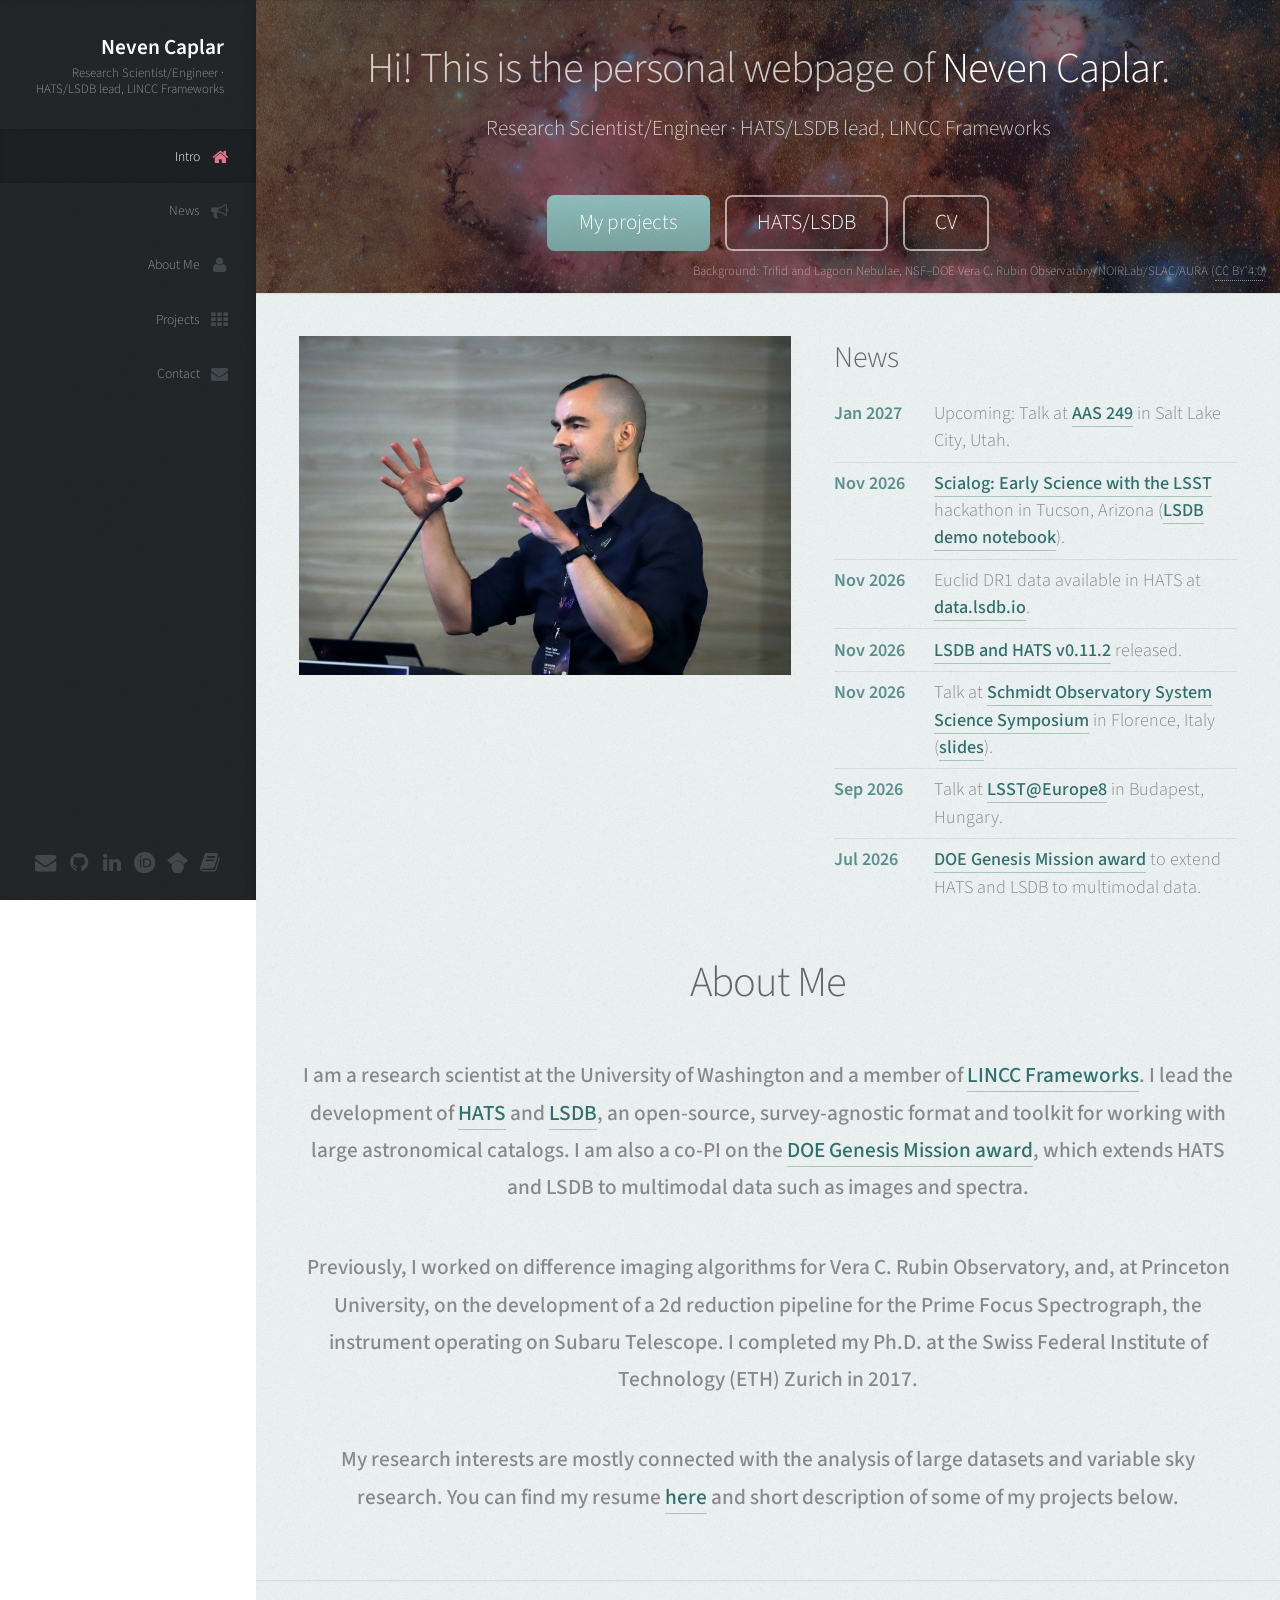
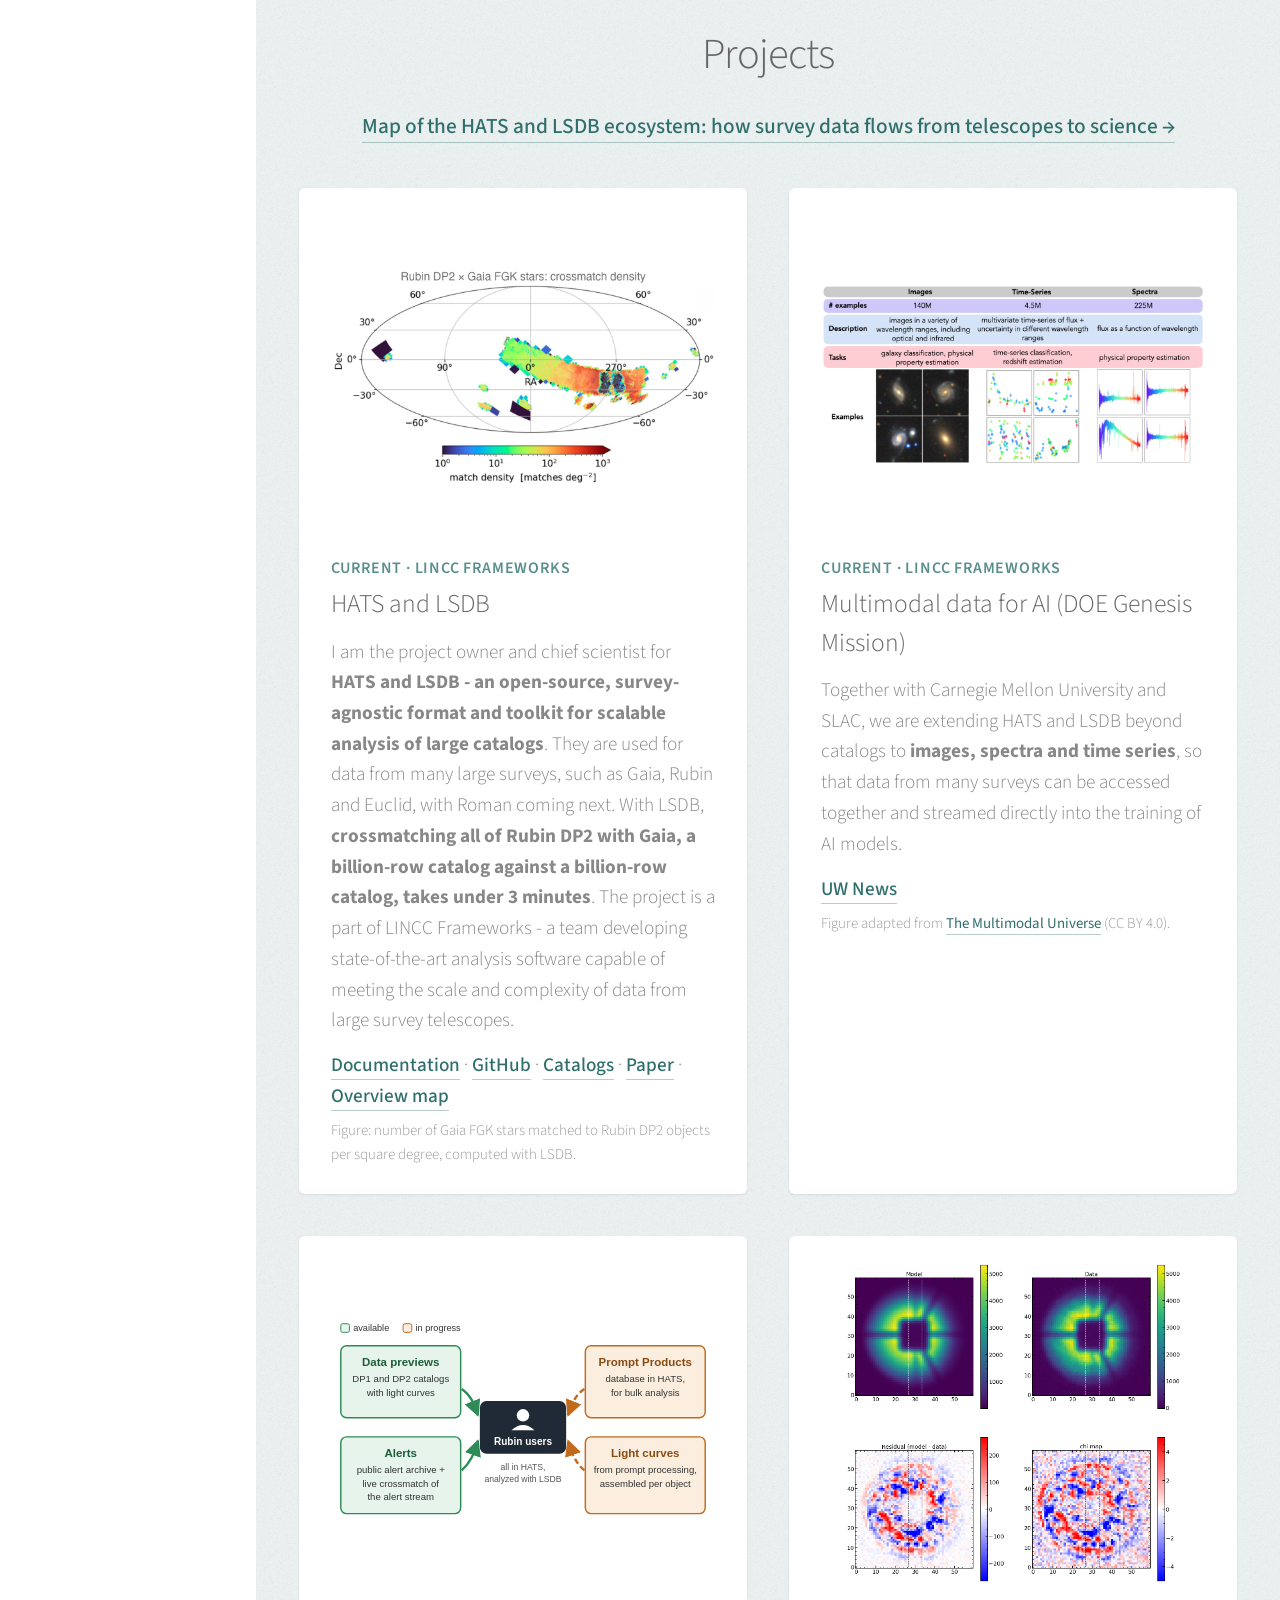
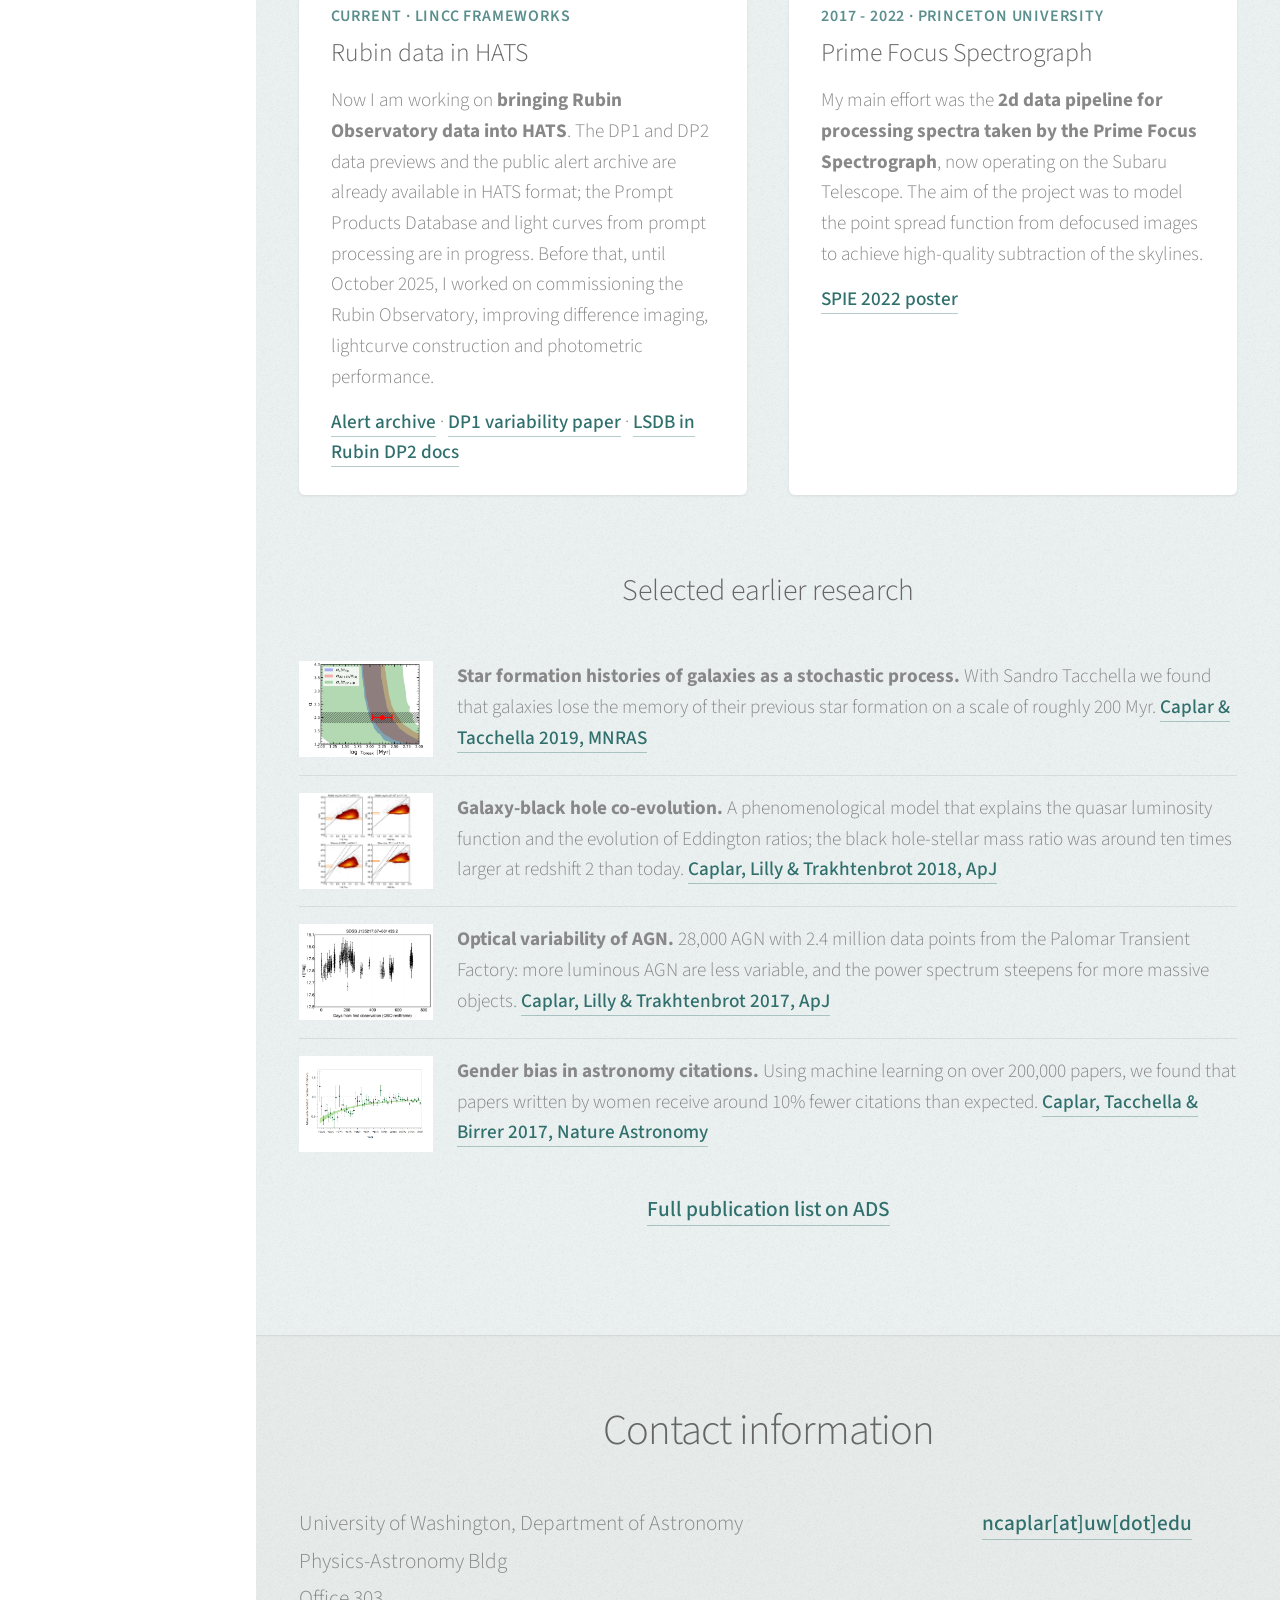
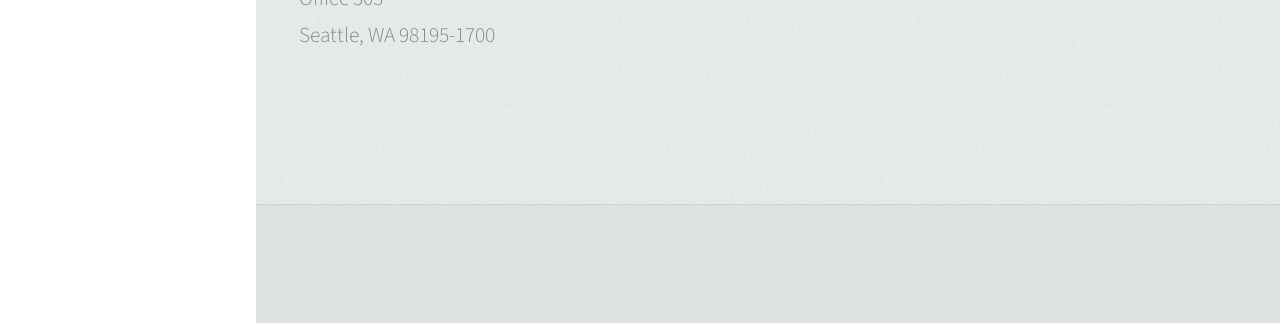
<file: index.html>
<!DOCTYPE HTML>
<!--
	Neven Caplar homepage
-->
<html lang="en">
	<head>
		<title>Neven Caplar – HATS/LSDB lead, LINCC Frameworks</title>
		<meta charset="utf-8" />
		<meta name="viewport" content="width=device-width, initial-scale=1" />
		<link rel="canonical" href="https://ncaplar.com/" />
		<link rel="icon" href="/favicon.ico" sizes="any" />
		<link rel="icon" type="image/png" sizes="192x192" href="/favicon-192.png" />
		<link rel="apple-touch-icon" sizes="180x180" href="/apple-touch-icon.png" />
		<meta name="description" content="Neven Caplar - Research Scientist/Engineer, HATS/LSDB lead, LINCC Frameworks. Analysis of large astronomical datasets and variable sky research." />
		<meta property="og:type" content="website" />
		<meta property="og:url" content="https://ncaplar.com/" />
		<meta property="og:title" content="Neven Caplar – HATS/LSDB lead, LINCC Frameworks" />
		<meta property="og:description" content="Research Scientist/Engineer, HATS/LSDB lead, LINCC Frameworks. Analysis of large astronomical datasets and variable sky research." />
		<meta property="og:image" content="https://ncaplar.com/images/IMG_6533_crop.jpg" />
		<meta property="og:image:alt" content="Neven Caplar giving a talk" />
		<meta name="twitter:card" content="summary_large_image" />
		<!--[if lte IE 8]><script src="assets/js/ie/html5shiv.js"></script><![endif]-->
		<link rel="stylesheet" href="assets/css/main.css?v=20261027b" />
		<!--[if lte IE 8]><link rel="stylesheet" href="assets/css/ie8.css" /><![endif]-->
		<!--[if lte IE 9]><link rel="stylesheet" href="assets/css/ie9.css" /><![endif]-->
		<script type="application/ld+json">
		{
			"@context": "https://schema.org",
			"@type": "Person",
			"name": "Neven Caplar",
			"url": "https://ncaplar.com/",
			"image": "https://ncaplar.com/images/IMG_6533_crop.jpg",
			"jobTitle": "Research Scientist/Engineer",
			"worksFor": {"@type": "Organization", "name": "University of Washington"},
			"alumniOf": ["ETH Zurich", "University of Zagreb"],
			"knowsAbout": ["large-scale data systems", "distributed computing", "Parquet and columnar data formats", "data pipelines for AI/ML", "Python", "Dask", "HATS", "LSDB", "astronomical catalogs", "time-domain astronomy"],
			"sameAs": [
				"https://orcid.org/0000-0003-3287-5250",
				"https://scholar.google.com/citations?user=KrPhRDoAAAAJ",
				"https://github.com/nevencaplar",
				"https://www.linkedin.com/in/neven-caplar-92714814/",
				"https://astro.washington.edu/people/neven-caplar",
				"https://lsstdiscoveryalliance.org/lsst-discovery-alliance-programs/lincc-frameworks/lincc-frameworks-team/neven-caplar/",
				"https://bsky.app/profile/nevencaplar.bsky.social"
			]
		}
		</script>
	</head>
	<body>

		<!-- Header -->
			<div id="header">

				<div class="top">

					<!-- Logo -->
						<div id="logo">
							<h1 id="title">Neven Caplar</h1>
							<p>Research Scientist/Engineer &middot; HATS/LSDB lead, LINCC Frameworks</p>
						</div>

					<!-- Nav -->
						<nav id="nav">
							<ul>
								<li><a href="#top" id="top-link" class="skel-layers-ignoreHref"><span class="icon fa-home">Intro</span></a></li>
								<li><a href="#news" id="news-link" class="skel-layers-ignoreHref"><span class="icon fa-bullhorn">News</span></a></li>
								<li><a href="#about" id="about-link" class="skel-layers-ignoreHref"><span class="icon fa-user">About Me</span></a></li>
								<li><a href="#work" id="portfolio-link" class="skel-layers-ignoreHref"><span class="icon fa-th">Projects</span></a></li>
								<li><a href="#contact" id="contact-link" class="skel-layers-ignoreHref"><span class="icon fa-envelope">Contact</span></a></li>
							</ul>
						</nav>

				</div>

				<div class="bottom">

					<!-- Social Icons -->
						<ul class="icons">
							<li><a href="mailto:ncaplar@uw.edu" class="icon fa-envelope"><span class="label">Email</span></a></li>
							<li><a href="https://github.com/nevencaplar" rel="me" class="icon fa-github"><span class="label">Github</span></a></li>
							<li>
								<a href="https://www.linkedin.com/in/neven-caplar-92714814/" rel="me" class="icon fa-linkedin">
								  <span class="label">LinkedIn</span>
								</a>
							  </li>
							<li><a href="https://orcid.org/0000-0003-3287-5250" rel="me" class="icon"><svg viewBox="0 0 24 24" aria-hidden="true"><path d="M12 0C5.372 0 0 5.372 0 12s5.372 12 12 12 12-5.372 12-12S18.628 0 12 0zM7.369 4.378c.525 0 .947.431.947.947s-.422.947-.947.947a.95.95 0 0 1-.947-.947c0-.525.422-.947.947-.947zm-.722 3.038h1.444v10.041H6.647V7.416zm3.562 0h3.9c3.712 0 5.344 2.653 5.344 5.025 0 2.578-2.016 5.025-5.325 5.025h-3.919V7.416zm1.444 1.303v7.444h2.297c3.272 0 4.022-2.484 4.022-3.722 0-2.016-1.284-3.722-4.097-3.722h-2.222z"/></svg><span class="label">ORCID</span></a></li>
							<li><a href="https://scholar.google.com/citations?user=KrPhRDoAAAAJ" rel="me" class="icon"><svg viewBox="0 0 24 24" aria-hidden="true"><path d="M5.242 13.769L0 9.5 12 0l12 9.5-5.242 4.269C17.548 11.249 14.978 9.5 12 9.5c-2.977 0-5.548 1.748-6.758 4.269zM12 10a7 7 0 1 0 0 14 7 7 0 0 0 0-14z"/></svg><span class="label">Google Scholar</span></a></li>
							<li><a href="https://ui.adsabs.harvard.edu/public-libraries/zkTsc4RdQzCerRknc0V7Nw" rel="me" class="icon fa-book" title="NASA ADS publications"><span class="label">NASA ADS</span></a></li>


						</ul>

				</div>

			</div>

		<!-- Main -->
			<div id="main">

				<!-- Intro -->
					<section id="top" class="one dark cover">
						<div class="container">
							<header>
								<h2 class="alt">Hi! This is the personal webpage of <strong>Neven Caplar</strong>.</h2>
								<p>Research Scientist/Engineer &middot; HATS/LSDB lead, LINCC Frameworks</p>
							</header>

							<footer>
								<a href="#work" class="button scrolly">My projects</a>
								<a href="https://lsdb.io" class="button alt">HATS/LSDB</a>
								<a href="https://github.com/nevencaplar/CV/blob/master/Caplar_Neven_Resume.pdf" class="button alt">CV</a>
							</footer>

						</div>
						<p class="credit">Background: Trifid and Lagoon Nebulae, NSF&ndash;DOE Vera C. Rubin Observatory/NOIRLab/SLAC/AURA (<a href="https://creativecommons.org/licenses/by/4.0/">CC BY 4.0</a>)</p>
					</section>

				<!-- About Me -->
					<section id="about" class="three">
						<div class="container">

							<div class="about-top">

								<div class="about-photo">
									<a href="images/IMG_6533.jpg" ><img src="images/IMG_6533_crop.jpg" alt="Neven Caplar giving a talk" title="" width="800" height="551" /></a>
								</div>

								<div id="news" class="about-news">
									<h3>News</h3>
									<ul class="news">
										<li><span class="date">Jan 2027</span> <span>Upcoming: Talk at <a href="https://aas.org/meetings/aas249">AAS 249</a> in Salt Lake City, Utah.</span></li>
										<li><span class="date">Nov 2026</span> <span><a href="https://rescorp.org/scialog/early-science-with-the-lsst/">Scialog: Early Science with the LSST</a> hackathon in Tucson, Arizona (<a href="https://github.com/lincc-frameworks/Scialog2026-hackathon-lsdb">LSDB demo notebook</a>).</span></li>
										<li><span class="date">Nov 2026</span> <span>Euclid DR1 data available in HATS at <a href="https://data.lsdb.io/Euclid/Euclid_DR1/MER/Catalogue_(Wide_Survey)">data.lsdb.io</a>.</span></li>
										<li><span class="date">Nov 2026</span> <span><a href="https://github.com/astronomy-commons/lsdb/releases">LSDB and HATS v0.11.2</a> released.</span></li>
										<li><span class="date">Nov 2026</span> <span>Talk at <a href="https://symposium.schmidtobservatorysystem.org">Schmidt Observatory System Science Symposium</a> in Florence, Italy (<a href="https://docs.google.com/presentation/d/1FHbMe8E7iRxo8NkT5-S1q5gfnYqNaZt056po5r-64ic/edit?usp=sharing">slides</a>).</span></li>
										<li><span class="date">Sep 2026</span> <span>Talk at <a href="https://lsst-europe8.hu/">LSST@Europe8</a> in Budapest, Hungary.</span></li>
										<li><span class="date">Jul 2026</span> <span><a href="https://www.washington.edu/news/2026/07/22/ai-cosmology-genesis-mission/">DOE Genesis Mission award</a> to extend HATS and LSDB to multimodal data.</span></li>
									</ul>
								</div>

							</div>

							<header>
								<h2>About Me</h2>
							</header>

		<p>
			<span style="font-weight:500">
			  I am a research scientist at the University of Washington and a member of
			  <a href="https://lsstdiscoveryalliance.org/lsst-discovery-alliance-programs/lincc-frameworks/" target="_blank" rel="noopener">LINCC Frameworks</a>.
			  I lead the development of
			  <a href="https://github.com/astronomy-commons/hats" target="_blank" rel="noopener">HATS</a> and
			  <a href="https://github.com/astronomy-commons/lsdb" target="_blank" rel="noopener">LSDB</a>,
			  an open-source, survey-agnostic format and toolkit for working with large astronomical catalogs.
			  I am also a co-PI on the
			  <a href="https://www.washington.edu/news/2026/07/22/ai-cosmology-genesis-mission/" target="_blank" rel="noopener">DOE Genesis Mission award</a>,
			  which extends HATS and LSDB to multimodal data such as images and spectra.
			</span>
		  </p>
							<p> <span style="font-weight:500"> Previously, I worked on difference imaging algorithms for Vera C. Rubin Observatory, and, at Princeton University, on the development of a 2d reduction pipeline for the Prime Focus Spectrograph,
								  the instrument operating on Subaru Telescope. I completed my Ph.D. at the Swiss Federal Institute of Technology (ETH) Zurich in 2017.</span></p>
							<p> <span style="font-weight:500"> My research interests are mostly connected with the analysis of large datasets and variable sky research. You can find my resume <a href="https://github.com/nevencaplar/CV/blob/master/Caplar_Neven_Resume.pdf">  here</a>  and short description of some of my projects below.</span></p>

						</div>
					</section>
					
				<!-- Work -->

					<section id="work" class="three">

						<div class="container">

							<header>
								<h2>Projects</h2>
							</header>

							<p class="overview-link"><a href="#overview">Map of the HATS and LSDB ecosystem: how survey data flows from telescopes to science &rarr;</a></p>


							<div class="cards">

								<div class="card">
									<a href="images/rubin_dp2_gaia_xmatch.png" class="card-image"><img src="images/rubin_dp2_gaia_xmatch.png" loading="lazy" width="1200" height="692" alt="Sky map of matches between Rubin DP2 and Gaia" title="Crossmatch of Rubin Data Preview 2 with Gaia, computed with LSDB" /></a>
									<p class="card-tag">Current &middot; LINCC Frameworks</p>
									<h3>HATS and LSDB</h3>
									<p>
										I am the project owner and chief scientist for <span style="font-weight:bold">HATS and LSDB - an open-source, survey-agnostic format and toolkit for scalable analysis of large catalogs</span>.
										They are used for data from many large surveys, such as Gaia, Rubin and Euclid, with Roman coming next.
										With LSDB, <span style="font-weight:bold">crossmatching all of Rubin DP2 with Gaia, a billion-row catalog against a billion-row catalog, takes under 3 minutes</span>.
										The project is a part of LINCC Frameworks - a team developing state-of-the-art analysis software capable of meeting the scale and complexity of data from large survey telescopes.
									</p>
									<p class="card-links">
										<a href="https://lsdb.io">Documentation</a> &middot;
										<a href="https://github.com/astronomy-commons/lsdb">GitHub</a> &middot;
										<a href="https://data.lsdb.io">Catalogs</a> &middot;
										<a href="https://ui.adsabs.harvard.edu/abs/2025arXiv250102103C">Paper</a> &middot;
										<a href="#overview">Overview map</a>
									</p>
									<p class="card-credit">Figure: number of Gaia FGK stars matched to Rubin DP2 objects per square degree, computed with LSDB.</p>
								</div>

								<div class="card">
									<a href="images/multimodal_universe.png" class="card-image"><img src="images/multimodal_universe.png" loading="lazy" width="1200" height="563" alt="Examples of astronomical images, time series and spectra" title="Images, time series and spectra in the Multimodal Universe dataset" /></a>
									<p class="card-tag">Current &middot; LINCC Frameworks</p>
									<h3>Multimodal data for AI (DOE Genesis Mission)</h3>
									<p>
										Together with Carnegie Mellon University and SLAC, we are extending HATS and LSDB beyond catalogs to
										<span style="font-weight:bold">images, spectra and time series</span>, so that data from many surveys can be accessed together and streamed directly into the training of AI models.
									</p>
									<p class="card-links">
										<a href="https://www.washington.edu/news/2026/07/22/ai-cosmology-genesis-mission/">UW News</a>
									</p>
									<p class="card-credit">Figure adapted from <a href="https://arxiv.org/abs/2412.02527">The Multimodal Universe</a> (CC BY 4.0).</p>
								</div>

								<div class="card">
									<a href="images/rubin_hats_diagram.svg" class="card-image"><img src="images/rubin_hats_diagram.svg" loading="lazy" width="800" height="440" alt="Diagram of Rubin data products available in HATS and in progress" /></a>
									<p class="card-tag">Current &middot; LINCC Frameworks</p>
									<h3>Rubin data in HATS</h3>
									<p>
										Now I am working on <span style="font-weight:bold">bringing Rubin Observatory data into HATS</span>.
										The DP1 and DP2 data previews and the public alert archive are already available in HATS format; the Prompt Products Database and light curves from prompt processing are in progress.
										Before that, until October 2025, I worked on commissioning the Rubin Observatory, improving difference imaging, lightcurve construction and photometric performance.
									</p>
									<p class="card-links">
										<a href="https://data.lsdb.io/hats/rubin_alert_archive">Alert archive</a> &middot;
										<a href="https://ui.adsabs.harvard.edu/abs/2025arXiv250623955M">DP1 variability paper</a> &middot;
										<a href="https://dp2.lsst.io/tutorials/notebook/102/notebook-102-6.html">LSDB in Rubin DP2 docs</a>
									</p>
								</div>

								<div class="card">
									<a href="images/web3.png" class="card-image"><img src="images/web3.png" loading="lazy" width="1159" height="1101" alt="Model, data and residuals from fitting defocused PFS images" title="Example of the result of the fitting of the defocused images. In top left we can see the model, and the data shown are shown the top right panel. In bottom left panel we see the residual, and in the bottom right panel we see the residuals normalized by sqrt(variance), i.e., the chi-map. Dashed line indicate the size of the fiber trace when image is in the focus." /></a>
									<p class="card-tag">2017 - 2022 &middot; Princeton University</p>
									<h3>Prime Focus Spectrograph</h3>
									<p>
										My main effort was the <span style="font-weight:bold">2d data pipeline for processing spectra taken by the Prime Focus Spectrograph</span>, now operating on the Subaru Telescope.
										The aim of the project was to model the point spread function from defocused images to achieve high-quality subtraction of the skylines.
									</p>
									<p class="card-links">
										<a href="images/2DPipeline_PSF_2022_Neven_Caplar_Montreal.pdf">SPIE 2022 poster</a>
									</p>
								</div>

							</div>

							<h3 class="research-heading">Selected earlier research</h3>

							<ul class="research">
								<li>
									<a href="images/comparison_observations.png"><img src="images/comparison_observations.png" loading="lazy" width="1694" height="1366" alt="Width of the galaxy main sequence measured with different star-formation indicators" /></a>
									<div>
										<span style="font-weight:bold">Star formation histories of galaxies as a stochastic process.</span>
										With Sandro Tacchella we found that galaxies lose the memory of their previous star formation on a scale of roughly 200 Myr.
										<a href="https://ui.adsabs.harvard.edu/abs/2019MNRAS.487.3845C/abstract">Caplar &amp; Tacchella 2019, MNRAS</a>
									</div>
								</li>
								<li>
									<a href="images/web1.png"><img src="images/web1.png" loading="lazy" width="850" height="847" alt="Mass-luminosity plane for AGN from the Sloan Digital Sky Survey" /></a>
									<div>
										<span style="font-weight:bold">Galaxy-black hole co-evolution.</span>
										A phenomenological model that explains the quasar luminosity function and the evolution of Eddington ratios; the black hole-stellar mass ratio was around ten times larger at redshift 2 than today.
										<a href="https://ui.adsabs.harvard.edu/abs/2018arXiv181004170C">Caplar, Lilly &amp; Trakhtenbrot 2018, ApJ</a>
									</div>
								</li>
								<li>
									<a href="images/web2.png"><img src="images/web2.png" loading="lazy" width="936" height="643" alt="Light curve of an AGN from the Palomar Transient Factory" /></a>
									<div>
										<span style="font-weight:bold">Optical variability of AGN.</span>
										28,000 AGN with 2.4 million data points from the Palomar Transient Factory: more luminous AGN are less variable, and the power spectrum steepens for more massive objects.
										<a href="https://ui.adsabs.harvard.edu/abs/2017ApJ...834..111C">Caplar, Lilly &amp; Trakhtenbrot 2017, ApJ</a>
									</div>
								</li>
								<li>
									<a href="images/web5.png"><img src="images/web5.png" loading="lazy" width="1038" height="567" alt="Citations of papers by women relative to predicted citations" /></a>
									<div>
										<span style="font-weight:bold">Gender bias in astronomy citations.</span>
										Using machine learning on over 200,000 papers, we found that papers written by women receive around 10% fewer citations than expected.
										<a href="https://www.nature.com/articles/s41550-017-0141">Caplar, Tacchella &amp; Birrer 2017, Nature Astronomy</a>
									</div>
								</li>
							</ul>

							<p class="research-more"><a href="https://ui.adsabs.harvard.edu/public-libraries/zkTsc4RdQzCerRknc0V7Nw">Full publication list on ADS</a></p>

						</div>
					</section>

				<!-- Contact -->

				<section id="contact" class="four">

						<div class="container">

							<header>
								<h2>Contact information</h2>
							</header>



						<table class="vertalign" style="width:100%">

						  <tr>

						    <td align="center"><p align="left">University of Washington, Department of Astronomy <br>

												Physics-Astronomy Bldg <br>

												Office 303<br>

												Seattle, WA 98195-1700</p></td>



						    <td align="center" valign="middle"><a href="mailto:ncaplar@uw.edu"> ncaplar[at]uw[dot]edu</a></td> 

						  </tr>

						</table>



					</div>

					</section>


			</div>

		<!-- Overview map panel -->
			<div id="overview" class="overlay">
				<div class="overlay-panel">
					<a href="#work" class="overlay-close" aria-label="Close">&times;</a>
					<h3>HATS and LSDB, from surveys to science</h3>
					<img src="images/hats_subway_map.png" loading="lazy" width="1800" height="926" alt="Map of how HATS and LSDB connect survey data sources, access points and science applications" />
					<p>Data sources on the left are imported into HATS; LSDB and data.lsdb.io provide access in the middle; science applications are on the right.</p>
				</div>
			</div>

		<!-- Footer -->
			<div id="footer">


			</div>

		<!-- Scripts -->
			<script src="assets/js/jquery.min.js"></script>
			<script src="assets/js/jquery.scrolly.min.js"></script>
			<script src="assets/js/jquery.scrollzer.min.js"></script>
			<script src="assets/js/skel.min.js"></script>
			<script src="assets/js/util.js"></script>
			<!--[if lte IE 8]><script src="assets/js/ie/respond.min.js"></script><![endif]-->
			<script src="assets/js/main.js"></script>
			<script data-goatcounter="https://ncaplar.goatcounter.com/count" async src="https://gc.zgo.at/count.js"></script>

	</body>
</html>
</file>
<file: assets/css/ie8.css>
/*
	Prologue by HTML5 UP
	html5up.net | @ajlkn
	Free for personal and commercial use under the CCA 3.0 license (html5up.net/license)
*/

/* Section/Article */

	section > .last-child, section.last-child, article > .last-child, article.last-child {
		margin-bottom: 0;
	}

/* Form */

	form input[type="text"],
	form input[type="email"],
	form input[type="password"],
	form select,
	form textarea {
		-ms-behavior: url("assets/js/ie/PIE.htc");
	}

/* Button */

	input[type="button"],
	input[type="submit"],
	input[type="reset"],
	button,
	.button {
		-ms-behavior: url("assets/js/ie/PIE.htc");
	}

/* Header */

	#nav ul li a {
		color: #888;
	}

		#nav ul li a.active {
			background: #1C2022;
		}

	#headerToggle .toggle {
		background-color: #888;
	}

/* Main */

	#main > section.cover {
		background-position: auto;
		-ms-behavior: url("assets/js/ie/backgroundsize.min.htc");
	}
</file>
<file: assets/css/ie9.css>
/*
	Prologue by HTML5 UP
	html5up.net | @ajlkn
	Free for personal and commercial use under the CCA 3.0 license (html5up.net/license)
*/

/* Button */

	input[type="button"],
	input[type="submit"],
	input[type="reset"],
	button,
	.button {
		background-image: url("images/ie/grad0-15.svg");
	}
</file>
<file: assets/css/main.css>
@import url("font-awesome.min.css");
@import url("https://fonts.googleapis.com/css?family=Source+Sans+Pro:300,300italic,400,600");

/*
	Prologue by HTML5 UP
	html5up.net | @ajlkn
	Free for personal and commercial use under the CCA 3.0 license (html5up.net/license)
*/

/* Reset */

	html, body, div, span, applet, object, iframe, h1, h2, h3, h4, h5, h6, p, blockquote, pre, a, abbr, acronym, address, big, cite, code, del, dfn, em, img, ins, kbd, q, s, samp, small, strike, strong, sub, sup, tt, var, b, u, i, center, dl, dt, dd, ol, ul, li, fieldset, form, label, legend, table, caption, tbody, tfoot, thead, tr, th, td, article, aside, canvas, details, embed, figure, figcaption, footer, header, hgroup, menu, nav, output, ruby, section, summary, time, mark, audio, video {
		margin: 0;
		padding: 0;
		border: 0;
		font-size: 100%;
		font: inherit;
		vertical-align: baseline;
	}

	article, aside, details, figcaption, figure, footer, header, hgroup, menu, nav, section {
		display: block;
	}

	body {
		line-height: 1;
	}

	ol, ul {
		list-style: none;
	}

	blockquote, q {
		quotes: none;
	}

	blockquote:before, blockquote:after, q:before, q:after {
		content: '';
		content: none;
	}

	table {
		border-collapse: collapse;
		border-spacing: 0;
	}

	body {
		-webkit-text-size-adjust: none;
	}

/* Box Model */

	*, *:before, *:after {
		-moz-box-sizing: border-box;
		-webkit-box-sizing: border-box;
		box-sizing: border-box;
	}

/* Containers */

	.container {
		margin-left: auto;
		margin-right: auto;
	}

	.container.\31 25\25 {
		width: 100%;
		max-width: 1750px;
		min-width: 1400px;
	}

	.container.\37 5\25 {
		width: 1050px;
	}

	.container.\35 0\25 {
		width: 700px;
	}

	.container.\32 5\25 {
		width: 350px;
	}

	.container {
		width: 1400px;
	}

	@media screen and (min-width: 961px) and (max-width: 1880px) {

		.container.\31 25\25 {
			width: 100%;
			max-width: 1500px;
			min-width: 1200px;
		}

		.container.\37 5\25 {
			width: 900px;
		}

		.container.\35 0\25 {
			width: 600px;
		}

		.container.\32 5\25 {
			width: 300px;
		}

		.container {
			width: 1200px;
		}

	}

	@media screen and (min-width: 961px) and (max-width: 1620px) {

		.container.\31 25\25 {
			width: 100%;
			max-width: 1200px;
			min-width: 960px;
		}

		.container.\37 5\25 {
			width: 720px;
		}

		.container.\35 0\25 {
			width: 480px;
		}

		.container.\32 5\25 {
			width: 240px;
		}

		.container {
			width: 960px;
		}

	}

	@media screen and (min-width: 961px) and (max-width: 1320px) {

		.container.\31 25\25 {
			width: 100%;
			max-width: 125%;
			min-width: 100%;
		}

		.container.\37 5\25 {
			width: 75%;
		}

		.container.\35 0\25 {
			width: 50%;
		}

		.container.\32 5\25 {
			width: 25%;
		}

		.container {
			width: 100%;
		}

	}

	@media screen and (max-width: 960px) {

		.container.\31 25\25 {
			width: 100%;
			max-width: 125%;
			min-width: 100%;
		}

		.container.\37 5\25 {
			width: 75%;
		}

		.container.\35 0\25 {
			width: 50%;
		}

		.container.\32 5\25 {
			width: 25%;
		}

		.container {
			width: 100%;
		}

	}

	@media screen and (max-width: 736px) {

		.container.\31 25\25 {
			width: 100%;
			max-width: 125%;
			min-width: 100%;
		}

		.container.\37 5\25 {
			width: 75%;
		}

		.container.\35 0\25 {
			width: 50%;
		}

		.container.\32 5\25 {
			width: 25%;
		}

		.container {
			width: 100% !important;
		}

	}

/* Grid */

	.row {
		border-bottom: solid 1px transparent;
		-moz-box-sizing: border-box;
		-webkit-box-sizing: border-box;
		box-sizing: border-box;
	}

	.row > * {
		float: left;
		-moz-box-sizing: border-box;
		-webkit-box-sizing: border-box;
		box-sizing: border-box;
	}

	.row:after, .row:before {
		content: '';
		display: block;
		clear: both;
		height: 0;
	}

	.row.uniform > * > :first-child {
		margin-top: 0;
	}

	.row.uniform > * > :last-child {
		margin-bottom: 0;
	}

	.row.\30 \25 > * {
		padding: 0px 0 0 0px;
	}

	.row.\30 \25 {
		margin: 0px 0 -1px 0px;
	}

	.row.uniform.\30 \25 > * {
		padding: 0px 0 0 0px;
	}

	.row.uniform.\30 \25 {
		margin: 0px 0 -1px 0px;
	}

	.row > * {
		padding: 40px 0 0 40px;
	}

	.row {
		margin: -40px 0 -1px -40px;
	}

	.row.uniform > * {
		padding: 40px 0 0 40px;
	}

	.row.uniform {
		margin: -40px 0 -1px -40px;
	}

	.row.\32 00\25 > * {
		padding: 80px 0 0 80px;
	}

	.row.\32 00\25 {
		margin: -80px 0 -1px -80px;
	}

	.row.uniform.\32 00\25 > * {
		padding: 80px 0 0 80px;
	}

	.row.uniform.\32 00\25 {
		margin: -80px 0 -1px -80px;
	}

	.row.\31 50\25 > * {
		padding: 60px 0 0 60px;
	}

	.row.\31 50\25 {
		margin: -60px 0 -1px -60px;
	}

	.row.uniform.\31 50\25 > * {
		padding: 60px 0 0 60px;
	}

	.row.uniform.\31 50\25 {
		margin: -60px 0 -1px -60px;
	}

	.row.\35 0\25 > * {
		padding: 20px 0 0 20px;
	}

	.row.\35 0\25 {
		margin: -20px 0 -1px -20px;
	}

	.row.uniform.\35 0\25 > * {
		padding: 20px 0 0 20px;
	}

	.row.uniform.\35 0\25 {
		margin: -20px 0 -1px -20px;
	}

	.row.\32 5\25 > * {
		padding: 10px 0 0 10px;
	}

	.row.\32 5\25 {
		margin: -10px 0 -1px -10px;
	}

	.row.uniform.\32 5\25 > * {
		padding: 10px 0 0 10px;
	}

	.row.uniform.\32 5\25 {
		margin: -10px 0 -1px -10px;
	}

	.\31 2u, .\31 2u\24 {
		width: 100%;
		clear: none;
		margin-left: 0;
	}

	.\31 1u, .\31 1u\24 {
		width: 91.6666666667%;
		clear: none;
		margin-left: 0;
	}

	.\31 0u, .\31 0u\24 {
		width: 83.3333333333%;
		clear: none;
		margin-left: 0;
	}

	.\39 u, .\39 u\24 {
		width: 75%;
		clear: none;
		margin-left: 0;
	}

	.\38 u, .\38 u\24 {
		width: 66.6666666667%;
		clear: none;
		margin-left: 0;
	}

	.\37 u, .\37 u\24 {
		width: 58.3333333333%;
		clear: none;
		margin-left: 0;
	}

	.\36 u, .\36 u\24 {
		width: 50%;
		clear: none;
		margin-left: 0;
	}

	.\35 u, .\35 u\24 {
		width: 41.6666666667%;
		clear: none;
		margin-left: 0;
	}

	.\34 u, .\34 u\24 {
		width: 33.3333333333%;
		clear: none;
		margin-left: 0;
	}

	.\33 u, .\33 u\24 {
		width: 25%;
		clear: none;
		margin-left: 0;
	}

	.\32 u, .\32 u\24 {
		width: 16.6666666667%;
		clear: none;
		margin-left: 0;
	}

	.\31 u, .\31 u\24 {
		width: 8.3333333333%;
		clear: none;
		margin-left: 0;
	}

	.\31 2u\24 + *,
	.\31 1u\24 + *,
	.\31 0u\24 + *,
	.\39 u\24 + *,
	.\38 u\24 + *,
	.\37 u\24 + *,
	.\36 u\24 + *,
	.\35 u\24 + *,
	.\34 u\24 + *,
	.\33 u\24 + *,
	.\32 u\24 + *,
	.\31 u\24 + * {
		clear: left;
	}

	.\-11u {
		margin-left: 91.66667%;
	}

	.\-10u {
		margin-left: 83.33333%;
	}

	.\-9u {
		margin-left: 75%;
	}

	.\-8u {
		margin-left: 66.66667%;
	}

	.\-7u {
		margin-left: 58.33333%;
	}

	.\-6u {
		margin-left: 50%;
	}

	.\-5u {
		margin-left: 41.66667%;
	}

	.\-4u {
		margin-left: 33.33333%;
	}

	.\-3u {
		margin-left: 25%;
	}

	.\-2u {
		margin-left: 16.66667%;
	}

	.\-1u {
		margin-left: 8.33333%;
	}

	@media screen and (min-width: 961px) and (max-width: 1880px) {

		.row > * {
			padding: 40px 0 0 40px;
		}

		.row {
			margin: -40px 0 -1px -40px;
		}

		.row.uniform > * {
			padding: 40px 0 0 40px;
		}

		.row.uniform {
			margin: -40px 0 -1px -40px;
		}

		.row.\32 00\25 > * {
			padding: 80px 0 0 80px;
		}

		.row.\32 00\25 {
			margin: -80px 0 -1px -80px;
		}

		.row.uniform.\32 00\25 > * {
			padding: 80px 0 0 80px;
		}

		.row.uniform.\32 00\25 {
			margin: -80px 0 -1px -80px;
		}

		.row.\31 50\25 > * {
			padding: 60px 0 0 60px;
		}

		.row.\31 50\25 {
			margin: -60px 0 -1px -60px;
		}

		.row.uniform.\31 50\25 > * {
			padding: 60px 0 0 60px;
		}

		.row.uniform.\31 50\25 {
			margin: -60px 0 -1px -60px;
		}

		.row.\35 0\25 > * {
			padding: 20px 0 0 20px;
		}

		.row.\35 0\25 {
			margin: -20px 0 -1px -20px;
		}

		.row.uniform.\35 0\25 > * {
			padding: 20px 0 0 20px;
		}

		.row.uniform.\35 0\25 {
			margin: -20px 0 -1px -20px;
		}

		.row.\32 5\25 > * {
			padding: 10px 0 0 10px;
		}

		.row.\32 5\25 {
			margin: -10px 0 -1px -10px;
		}

		.row.uniform.\32 5\25 > * {
			padding: 10px 0 0 10px;
		}

		.row.uniform.\32 5\25 {
			margin: -10px 0 -1px -10px;
		}

		.\31 2u\28wide\29, .\31 2u\24\28wide\29 {
			width: 100%;
			clear: none;
			margin-left: 0;
		}

		.\31 1u\28wide\29, .\31 1u\24\28wide\29 {
			width: 91.6666666667%;
			clear: none;
			margin-left: 0;
		}

		.\31 0u\28wide\29, .\31 0u\24\28wide\29 {
			width: 83.3333333333%;
			clear: none;
			margin-left: 0;
		}

		.\39 u\28wide\29, .\39 u\24\28wide\29 {
			width: 75%;
			clear: none;
			margin-left: 0;
		}

		.\38 u\28wide\29, .\38 u\24\28wide\29 {
			width: 66.6666666667%;
			clear: none;
			margin-left: 0;
		}

		.\37 u\28wide\29, .\37 u\24\28wide\29 {
			width: 58.3333333333%;
			clear: none;
			margin-left: 0;
		}

		.\36 u\28wide\29, .\36 u\24\28wide\29 {
			width: 50%;
			clear: none;
			margin-left: 0;
		}

		.\35 u\28wide\29, .\35 u\24\28wide\29 {
			width: 41.6666666667%;
			clear: none;
			margin-left: 0;
		}

		.\34 u\28wide\29, .\34 u\24\28wide\29 {
			width: 33.3333333333%;
			clear: none;
			margin-left: 0;
		}

		.\33 u\28wide\29, .\33 u\24\28wide\29 {
			width: 25%;
			clear: none;
			margin-left: 0;
		}

		.\32 u\28wide\29, .\32 u\24\28wide\29 {
			width: 16.6666666667%;
			clear: none;
			margin-left: 0;
		}

		.\31 u\28wide\29, .\31 u\24\28wide\29 {
			width: 8.3333333333%;
			clear: none;
			margin-left: 0;
		}

		.\31 2u\24\28wide\29 + *,
		.\31 1u\24\28wide\29 + *,
		.\31 0u\24\28wide\29 + *,
		.\39 u\24\28wide\29 + *,
		.\38 u\24\28wide\29 + *,
		.\37 u\24\28wide\29 + *,
		.\36 u\24\28wide\29 + *,
		.\35 u\24\28wide\29 + *,
		.\34 u\24\28wide\29 + *,
		.\33 u\24\28wide\29 + *,
		.\32 u\24\28wide\29 + *,
		.\31 u\24\28wide\29 + * {
			clear: left;
		}

		.\-11u\28wide\29 {
			margin-left: 91.66667%;
		}

		.\-10u\28wide\29 {
			margin-left: 83.33333%;
		}

		.\-9u\28wide\29 {
			margin-left: 75%;
		}

		.\-8u\28wide\29 {
			margin-left: 66.66667%;
		}

		.\-7u\28wide\29 {
			margin-left: 58.33333%;
		}

		.\-6u\28wide\29 {
			margin-left: 50%;
		}

		.\-5u\28wide\29 {
			margin-left: 41.66667%;
		}

		.\-4u\28wide\29 {
			margin-left: 33.33333%;
		}

		.\-3u\28wide\29 {
			margin-left: 25%;
		}

		.\-2u\28wide\29 {
			margin-left: 16.66667%;
		}

		.\-1u\28wide\29 {
			margin-left: 8.33333%;
		}

	}

	@media screen and (min-width: 961px) and (max-width: 1620px) {

		.row > * {
			padding: 40px 0 0 40px;
		}

		.row {
			margin: -40px 0 -1px -40px;
		}

		.row.uniform > * {
			padding: 40px 0 0 40px;
		}

		.row.uniform {
			margin: -40px 0 -1px -40px;
		}

		.row.\32 00\25 > * {
			padding: 80px 0 0 80px;
		}

		.row.\32 00\25 {
			margin: -80px 0 -1px -80px;
		}

		.row.uniform.\32 00\25 > * {
			padding: 80px 0 0 80px;
		}

		.row.uniform.\32 00\25 {
			margin: -80px 0 -1px -80px;
		}

		.row.\31 50\25 > * {
			padding: 60px 0 0 60px;
		}

		.row.\31 50\25 {
			margin: -60px 0 -1px -60px;
		}

		.row.uniform.\31 50\25 > * {
			padding: 60px 0 0 60px;
		}

		.row.uniform.\31 50\25 {
			margin: -60px 0 -1px -60px;
		}

		.row.\35 0\25 > * {
			padding: 20px 0 0 20px;
		}

		.row.\35 0\25 {
			margin: -20px 0 -1px -20px;
		}

		.row.uniform.\35 0\25 > * {
			padding: 20px 0 0 20px;
		}

		.row.uniform.\35 0\25 {
			margin: -20px 0 -1px -20px;
		}

		.row.\32 5\25 > * {
			padding: 10px 0 0 10px;
		}

		.row.\32 5\25 {
			margin: -10px 0 -1px -10px;
		}

		.row.uniform.\32 5\25 > * {
			padding: 10px 0 0 10px;
		}

		.row.uniform.\32 5\25 {
			margin: -10px 0 -1px -10px;
		}

		.\31 2u\28normal\29, .\31 2u\24\28normal\29 {
			width: 100%;
			clear: none;
			margin-left: 0;
		}

		.\31 1u\28normal\29, .\31 1u\24\28normal\29 {
			width: 91.6666666667%;
			clear: none;
			margin-left: 0;
		}

		.\31 0u\28normal\29, .\31 0u\24\28normal\29 {
			width: 83.3333333333%;
			clear: none;
			margin-left: 0;
		}

		.\39 u\28normal\29, .\39 u\24\28normal\29 {
			width: 75%;
			clear: none;
			margin-left: 0;
		}

		.\38 u\28normal\29, .\38 u\24\28normal\29 {
			width: 66.6666666667%;
			clear: none;
			margin-left: 0;
		}

		.\37 u\28normal\29, .\37 u\24\28normal\29 {
			width: 58.3333333333%;
			clear: none;
			margin-left: 0;
		}

		.\36 u\28normal\29, .\36 u\24\28normal\29 {
			width: 50%;
			clear: none;
			margin-left: 0;
		}

		.\35 u\28normal\29, .\35 u\24\28normal\29 {
			width: 41.6666666667%;
			clear: none;
			margin-left: 0;
		}

		.\34 u\28normal\29, .\34 u\24\28normal\29 {
			width: 33.3333333333%;
			clear: none;
			margin-left: 0;
		}

		.\33 u\28normal\29, .\33 u\24\28normal\29 {
			width: 25%;
			clear: none;
			margin-left: 0;
		}

		.\32 u\28normal\29, .\32 u\24\28normal\29 {
			width: 16.6666666667%;
			clear: none;
			margin-left: 0;
		}

		.\31 u\28normal\29, .\31 u\24\28normal\29 {
			width: 8.3333333333%;
			clear: none;
			margin-left: 0;
		}

		.\31 2u\24\28normal\29 + *,
		.\31 1u\24\28normal\29 + *,
		.\31 0u\24\28normal\29 + *,
		.\39 u\24\28normal\29 + *,
		.\38 u\24\28normal\29 + *,
		.\37 u\24\28normal\29 + *,
		.\36 u\24\28normal\29 + *,
		.\35 u\24\28normal\29 + *,
		.\34 u\24\28normal\29 + *,
		.\33 u\24\28normal\29 + *,
		.\32 u\24\28normal\29 + *,
		.\31 u\24\28normal\29 + * {
			clear: left;
		}

		.\-11u\28normal\29 {
			margin-left: 91.66667%;
		}

		.\-10u\28normal\29 {
			margin-left: 83.33333%;
		}

		.\-9u\28normal\29 {
			margin-left: 75%;
		}

		.\-8u\28normal\29 {
			margin-left: 66.66667%;
		}

		.\-7u\28normal\29 {
			margin-left: 58.33333%;
		}

		.\-6u\28normal\29 {
			margin-left: 50%;
		}

		.\-5u\28normal\29 {
			margin-left: 41.66667%;
		}

		.\-4u\28normal\29 {
			margin-left: 33.33333%;
		}

		.\-3u\28normal\29 {
			margin-left: 25%;
		}

		.\-2u\28normal\29 {
			margin-left: 16.66667%;
		}

		.\-1u\28normal\29 {
			margin-left: 8.33333%;
		}

	}

	@media screen and (min-width: 961px) and (max-width: 1320px) {

		.row > * {
			padding: 20px 0 0 20px;
		}

		.row {
			margin: -20px 0 -1px -20px;
		}

		.row.uniform > * {
			padding: 20px 0 0 20px;
		}

		.row.uniform {
			margin: -20px 0 -1px -20px;
		}

		.row.\32 00\25 > * {
			padding: 40px 0 0 40px;
		}

		.row.\32 00\25 {
			margin: -40px 0 -1px -40px;
		}

		.row.uniform.\32 00\25 > * {
			padding: 40px 0 0 40px;
		}

		.row.uniform.\32 00\25 {
			margin: -40px 0 -1px -40px;
		}

		.row.\31 50\25 > * {
			padding: 30px 0 0 30px;
		}

		.row.\31 50\25 {
			margin: -30px 0 -1px -30px;
		}

		.row.uniform.\31 50\25 > * {
			padding: 30px 0 0 30px;
		}

		.row.uniform.\31 50\25 {
			margin: -30px 0 -1px -30px;
		}

		.row.\35 0\25 > * {
			padding: 10px 0 0 10px;
		}

		.row.\35 0\25 {
			margin: -10px 0 -1px -10px;
		}

		.row.uniform.\35 0\25 > * {
			padding: 10px 0 0 10px;
		}

		.row.uniform.\35 0\25 {
			margin: -10px 0 -1px -10px;
		}

		.row.\32 5\25 > * {
			padding: 5px 0 0 5px;
		}

		.row.\32 5\25 {
			margin: -5px 0 -1px -5px;
		}

		.row.uniform.\32 5\25 > * {
			padding: 5px 0 0 5px;
		}

		.row.uniform.\32 5\25 {
			margin: -5px 0 -1px -5px;
		}

		.\31 2u\28narrow\29, .\31 2u\24\28narrow\29 {
			width: 100%;
			clear: none;
			margin-left: 0;
		}

		.\31 1u\28narrow\29, .\31 1u\24\28narrow\29 {
			width: 91.6666666667%;
			clear: none;
			margin-left: 0;
		}

		.\31 0u\28narrow\29, .\31 0u\24\28narrow\29 {
			width: 83.3333333333%;
			clear: none;
			margin-left: 0;
		}

		.\39 u\28narrow\29, .\39 u\24\28narrow\29 {
			width: 75%;
			clear: none;
			margin-left: 0;
		}

		.\38 u\28narrow\29, .\38 u\24\28narrow\29 {
			width: 66.6666666667%;
			clear: none;
			margin-left: 0;
		}

		.\37 u\28narrow\29, .\37 u\24\28narrow\29 {
			width: 58.3333333333%;
			clear: none;
			margin-left: 0;
		}

		.\36 u\28narrow\29, .\36 u\24\28narrow\29 {
			width: 50%;
			clear: none;
			margin-left: 0;
		}

		.\35 u\28narrow\29, .\35 u\24\28narrow\29 {
			width: 41.6666666667%;
			clear: none;
			margin-left: 0;
		}

		.\34 u\28narrow\29, .\34 u\24\28narrow\29 {
			width: 33.3333333333%;
			clear: none;
			margin-left: 0;
		}

		.\33 u\28narrow\29, .\33 u\24\28narrow\29 {
			width: 25%;
			clear: none;
			margin-left: 0;
		}

		.\32 u\28narrow\29, .\32 u\24\28narrow\29 {
			width: 16.6666666667%;
			clear: none;
			margin-left: 0;
		}

		.\31 u\28narrow\29, .\31 u\24\28narrow\29 {
			width: 8.3333333333%;
			clear: none;
			margin-left: 0;
		}

		.\31 2u\24\28narrow\29 + *,
		.\31 1u\24\28narrow\29 + *,
		.\31 0u\24\28narrow\29 + *,
		.\39 u\24\28narrow\29 + *,
		.\38 u\24\28narrow\29 + *,
		.\37 u\24\28narrow\29 + *,
		.\36 u\24\28narrow\29 + *,
		.\35 u\24\28narrow\29 + *,
		.\34 u\24\28narrow\29 + *,
		.\33 u\24\28narrow\29 + *,
		.\32 u\24\28narrow\29 + *,
		.\31 u\24\28narrow\29 + * {
			clear: left;
		}

		.\-11u\28narrow\29 {
			margin-left: 91.66667%;
		}

		.\-10u\28narrow\29 {
			margin-left: 83.33333%;
		}

		.\-9u\28narrow\29 {
			margin-left: 75%;
		}

		.\-8u\28narrow\29 {
			margin-left: 66.66667%;
		}

		.\-7u\28narrow\29 {
			margin-left: 58.33333%;
		}

		.\-6u\28narrow\29 {
			margin-left: 50%;
		}

		.\-5u\28narrow\29 {
			margin-left: 41.66667%;
		}

		.\-4u\28narrow\29 {
			margin-left: 33.33333%;
		}

		.\-3u\28narrow\29 {
			margin-left: 25%;
		}

		.\-2u\28narrow\29 {
			margin-left: 16.66667%;
		}

		.\-1u\28narrow\29 {
			margin-left: 8.33333%;
		}

	}

	@media screen and (max-width: 960px) {

		.row > * {
			padding: 20px 0 0 20px;
		}

		.row {
			margin: -20px 0 -1px -20px;
		}

		.row.uniform > * {
			padding: 20px 0 0 20px;
		}

		.row.uniform {
			margin: -20px 0 -1px -20px;
		}

		.row.\32 00\25 > * {
			padding: 40px 0 0 40px;
		}

		.row.\32 00\25 {
			margin: -40px 0 -1px -40px;
		}

		.row.uniform.\32 00\25 > * {
			padding: 40px 0 0 40px;
		}

		.row.uniform.\32 00\25 {
			margin: -40px 0 -1px -40px;
		}

		.row.\31 50\25 > * {
			padding: 30px 0 0 30px;
		}

		.row.\31 50\25 {
			margin: -30px 0 -1px -30px;
		}

		.row.uniform.\31 50\25 > * {
			padding: 30px 0 0 30px;
		}

		.row.uniform.\31 50\25 {
			margin: -30px 0 -1px -30px;
		}

		.row.\35 0\25 > * {
			padding: 10px 0 0 10px;
		}

		.row.\35 0\25 {
			margin: -10px 0 -1px -10px;
		}

		.row.uniform.\35 0\25 > * {
			padding: 10px 0 0 10px;
		}

		.row.uniform.\35 0\25 {
			margin: -10px 0 -1px -10px;
		}

		.row.\32 5\25 > * {
			padding: 5px 0 0 5px;
		}

		.row.\32 5\25 {
			margin: -5px 0 -1px -5px;
		}

		.row.uniform.\32 5\25 > * {
			padding: 5px 0 0 5px;
		}

		.row.uniform.\32 5\25 {
			margin: -5px 0 -1px -5px;
		}

		.\31 2u\28narrower\29, .\31 2u\24\28narrower\29 {
			width: 100%;
			clear: none;
			margin-left: 0;
		}

		.\31 1u\28narrower\29, .\31 1u\24\28narrower\29 {
			width: 91.6666666667%;
			clear: none;
			margin-left: 0;
		}

		.\31 0u\28narrower\29, .\31 0u\24\28narrower\29 {
			width: 83.3333333333%;
			clear: none;
			margin-left: 0;
		}

		.\39 u\28narrower\29, .\39 u\24\28narrower\29 {
			width: 75%;
			clear: none;
			margin-left: 0;
		}

		.\38 u\28narrower\29, .\38 u\24\28narrower\29 {
			width: 66.6666666667%;
			clear: none;
			margin-left: 0;
		}

		.\37 u\28narrower\29, .\37 u\24\28narrower\29 {
			width: 58.3333333333%;
			clear: none;
			margin-left: 0;
		}

		.\36 u\28narrower\29, .\36 u\24\28narrower\29 {
			width: 50%;
			clear: none;
			margin-left: 0;
		}

		.\35 u\28narrower\29, .\35 u\24\28narrower\29 {
			width: 41.6666666667%;
			clear: none;
			margin-left: 0;
		}

		.\34 u\28narrower\29, .\34 u\24\28narrower\29 {
			width: 33.3333333333%;
			clear: none;
			margin-left: 0;
		}

		.\33 u\28narrower\29, .\33 u\24\28narrower\29 {
			width: 25%;
			clear: none;
			margin-left: 0;
		}

		.\32 u\28narrower\29, .\32 u\24\28narrower\29 {
			width: 16.6666666667%;
			clear: none;
			margin-left: 0;
		}

		.\31 u\28narrower\29, .\31 u\24\28narrower\29 {
			width: 8.3333333333%;
			clear: none;
			margin-left: 0;
		}

		.\31 2u\24\28narrower\29 + *,
		.\31 1u\24\28narrower\29 + *,
		.\31 0u\24\28narrower\29 + *,
		.\39 u\24\28narrower\29 + *,
		.\38 u\24\28narrower\29 + *,
		.\37 u\24\28narrower\29 + *,
		.\36 u\24\28narrower\29 + *,
		.\35 u\24\28narrower\29 + *,
		.\34 u\24\28narrower\29 + *,
		.\33 u\24\28narrower\29 + *,
		.\32 u\24\28narrower\29 + *,
		.\31 u\24\28narrower\29 + * {
			clear: left;
		}

		.\-11u\28narrower\29 {
			margin-left: 91.66667%;
		}

		.\-10u\28narrower\29 {
			margin-left: 83.33333%;
		}

		.\-9u\28narrower\29 {
			margin-left: 75%;
		}

		.\-8u\28narrower\29 {
			margin-left: 66.66667%;
		}

		.\-7u\28narrower\29 {
			margin-left: 58.33333%;
		}

		.\-6u\28narrower\29 {
			margin-left: 50%;
		}

		.\-5u\28narrower\29 {
			margin-left: 41.66667%;
		}

		.\-4u\28narrower\29 {
			margin-left: 33.33333%;
		}

		.\-3u\28narrower\29 {
			margin-left: 25%;
		}

		.\-2u\28narrower\29 {
			margin-left: 16.66667%;
		}

		.\-1u\28narrower\29 {
			margin-left: 8.33333%;
		}

	}

	@media screen and (max-width: 736px) {

		.row > * {
			padding: 20px 0 0 20px;
		}

		.row {
			margin: -20px 0 -1px -20px;
		}

		.row.uniform > * {
			padding: 20px 0 0 20px;
		}

		.row.uniform {
			margin: -20px 0 -1px -20px;
		}

		.row.\32 00\25 > * {
			padding: 40px 0 0 40px;
		}

		.row.\32 00\25 {
			margin: -40px 0 -1px -40px;
		}

		.row.uniform.\32 00\25 > * {
			padding: 40px 0 0 40px;
		}

		.row.uniform.\32 00\25 {
			margin: -40px 0 -1px -40px;
		}

		.row.\31 50\25 > * {
			padding: 30px 0 0 30px;
		}

		.row.\31 50\25 {
			margin: -30px 0 -1px -30px;
		}

		.row.uniform.\31 50\25 > * {
			padding: 30px 0 0 30px;
		}

		.row.uniform.\31 50\25 {
			margin: -30px 0 -1px -30px;
		}

		.row.\35 0\25 > * {
			padding: 10px 0 0 10px;
		}

		.row.\35 0\25 {
			margin: -10px 0 -1px -10px;
		}

		.row.uniform.\35 0\25 > * {
			padding: 10px 0 0 10px;
		}

		.row.uniform.\35 0\25 {
			margin: -10px 0 -1px -10px;
		}

		.row.\32 5\25 > * {
			padding: 5px 0 0 5px;
		}

		.row.\32 5\25 {
			margin: -5px 0 -1px -5px;
		}

		.row.uniform.\32 5\25 > * {
			padding: 5px 0 0 5px;
		}

		.row.uniform.\32 5\25 {
			margin: -5px 0 -1px -5px;
		}

		.\31 2u\28mobile\29, .\31 2u\24\28mobile\29 {
			width: 100%;
			clear: none;
			margin-left: 0;
		}

		.\31 1u\28mobile\29, .\31 1u\24\28mobile\29 {
			width: 91.6666666667%;
			clear: none;
			margin-left: 0;
		}

		.\31 0u\28mobile\29, .\31 0u\24\28mobile\29 {
			width: 83.3333333333%;
			clear: none;
			margin-left: 0;
		}

		.\39 u\28mobile\29, .\39 u\24\28mobile\29 {
			width: 75%;
			clear: none;
			margin-left: 0;
		}

		.\38 u\28mobile\29, .\38 u\24\28mobile\29 {
			width: 66.6666666667%;
			clear: none;
			margin-left: 0;
		}

		.\37 u\28mobile\29, .\37 u\24\28mobile\29 {
			width: 58.3333333333%;
			clear: none;
			margin-left: 0;
		}

		.\36 u\28mobile\29, .\36 u\24\28mobile\29 {
			width: 50%;
			clear: none;
			margin-left: 0;
		}

		.\35 u\28mobile\29, .\35 u\24\28mobile\29 {
			width: 41.6666666667%;
			clear: none;
			margin-left: 0;
		}

		.\34 u\28mobile\29, .\34 u\24\28mobile\29 {
			width: 33.3333333333%;
			clear: none;
			margin-left: 0;
		}

		.\33 u\28mobile\29, .\33 u\24\28mobile\29 {
			width: 25%;
			clear: none;
			margin-left: 0;
		}

		.\32 u\28mobile\29, .\32 u\24\28mobile\29 {
			width: 16.6666666667%;
			clear: none;
			margin-left: 0;
		}

		.\31 u\28mobile\29, .\31 u\24\28mobile\29 {
			width: 8.3333333333%;
			clear: none;
			margin-left: 0;
		}

		.\31 2u\24\28mobile\29 + *,
		.\31 1u\24\28mobile\29 + *,
		.\31 0u\24\28mobile\29 + *,
		.\39 u\24\28mobile\29 + *,
		.\38 u\24\28mobile\29 + *,
		.\37 u\24\28mobile\29 + *,
		.\36 u\24\28mobile\29 + *,
		.\35 u\24\28mobile\29 + *,
		.\34 u\24\28mobile\29 + *,
		.\33 u\24\28mobile\29 + *,
		.\32 u\24\28mobile\29 + *,
		.\31 u\24\28mobile\29 + * {
			clear: left;
		}

		.\-11u\28mobile\29 {
			margin-left: 91.66667%;
		}

		.\-10u\28mobile\29 {
			margin-left: 83.33333%;
		}

		.\-9u\28mobile\29 {
			margin-left: 75%;
		}

		.\-8u\28mobile\29 {
			margin-left: 66.66667%;
		}

		.\-7u\28mobile\29 {
			margin-left: 58.33333%;
		}

		.\-6u\28mobile\29 {
			margin-left: 50%;
		}

		.\-5u\28mobile\29 {
			margin-left: 41.66667%;
		}

		.\-4u\28mobile\29 {
			margin-left: 33.33333%;
		}

		.\-3u\28mobile\29 {
			margin-left: 25%;
		}

		.\-2u\28mobile\29 {
			margin-left: 16.66667%;
		}

		.\-1u\28mobile\29 {
			margin-left: 8.33333%;
		}

	}

/* Basic */

	body {
		background: #fff;
		font-family: 'Source Sans Pro', sans-serif;
		font-size: 19pt;
		font-weight: 300;
		line-height: 1.75em;
		color: #888;
	}

		body.is-loading * {
			-moz-transition: none !important;
			-webkit-transition: none !important;
			-ms-transition: none !important;
			transition: none !important;
			-moz-animation: none !important;
			-webkit-animation: none !important;
			-ms-animation: none !important;
			animation: none !important;
		}

	input, textarea, select {
		font-family: 'Source Sans Pro', sans-serif;
		font-size: 19pt;
		font-weight: 300;
		line-height: 1.75em;
		color: #888;
	}

	h1, h2, h3, h4, h5, h6 {
		font-weight: 300;
		color: #666;
		line-height: 1.5em;
	}

	h1 a, h2 a, h3 a, h4 a, h5 a, h6 a {
		color: inherit;
		text-decoration: none;
	}

		h1 a strong, h2 a strong, h3 a strong, h4 a strong, h5 a strong, h6 a strong {
			color: #333;
		}

	h2 {
		font-size: 2em;
		letter-spacing: -1px;
	}

		h2.alt {
			color: #888;
		}

			h2.alt strong {
				color: #666;
			}

	h3 {
		font-size: 1.5em;
	}

	header {
		margin: 0 0 2em 0;
	}

		header > p {
			margin: 1em 0 0 0;
		}

	footer {
		margin: 2em 0 0 0;
	}

	strong, b {
		font-weight: 300;
		color: #666;
	}

	em, i {
		font-style: italic;
	}

	a {
		text-decoration: none;
		color: inherit;
		border-bottom: dotted 1px rgba(128, 128, 128, 0.5);
		-moz-transition: color 0.35s ease-in-out, border-bottom-color 0.35s ease-in-out;
		-webkit-transition: color 0.35s ease-in-out, border-bottom-color 0.35s ease-in-out;
		-ms-transition: color 0.35s ease-in-out, border-bottom-color 0.35s ease-in-out;
		transition: color 0.35s ease-in-out, border-bottom-color 0.35s ease-in-out;
		outline: 0;
	}

		a:hover {
			color: #E27689;
			border-bottom-color: rgba(255, 255, 255, 0);
		}

	sub {
		position: relative;
		top: 0.5em;
		font-size: 0.8em;
	}

	sup {
		position: relative;
		top: -0.5em;
		font-size: 0.8em;
	}

	hr {
		border: 0;
		border-top: solid 1px #ddd;
	}

	blockquote {
		border-left: solid 0.5em #ddd;
		padding: 1em 0 1em 2em;
		font-style: italic;
	}

	p, ul, ol, dl, table {
		margin-bottom: 2em;
	}

	br.clear {
		clear: both;
	}

/* Sections/Article */

	section, article {
		margin-bottom: 3em;
	}

		section > :last-child,
		section > .container, section:last-child, article > :last-child,
		article > .container, article:last-child {
			margin-bottom: 0;
		}

		.row > section, .row > article {
			margin-bottom: 0;
		}

/* Image */

	.image {
		display: inline-block;
		border: 0;
	}

		.image img {
			display: block;
			width: 100%;
		}

		.image.avatar48 {
			width: 48px;
			height: 48px;
			background: #f00;
		}

			.image.avatar48 img {
				width: 48px;
				height: 48px;
			}

		.image.fit {
			display: block;
			width: 100%;
		}

		.image.featured {
			display: block;
			width: 100%;
			margin: 0 0 2em 0;
		}

		.image.left {
			float: left;
			margin: 0 2em 2em 0;
		}

		.image.centered {
			display: block;
			margin: 0 0 2em 0;
		}

			.image.centered img {
				margin: 0 auto;
				width: auto;
			}

/* List */

	ul.default {
		list-style: disc;
		padding-left: 1em;
	}

		ul.default li {
			padding-left: 0.5em;
		}

	ul.icons {
		cursor: default;
	}

		ul.icons li {
			display: inline-block;
		}

		ul.icons a {
			display: inline-block;
			width: 2em;
			height: 2em;
			line-height: 2em;
			text-align: center;
			border: 0;
		}

	ol.default {
		list-style: decimal;
		padding-left: 1.25em;
	}

		ol.default li {
			padding-left: 0.25em;
		}

/* Form */

	form label {
		display: block;
		text-align: left;
		margin-bottom: 0.5em;
	}

	form input[type="text"],
	form input[type="email"],
	form input[type="password"],
	form select,
	form textarea {
		position: relative;
		-webkit-appearance: none;
		display: block;
		border: 0;
		outline: 0;
		background: #fff;
		background: rgba(255, 255, 255, 0.75);
		width: 100%;
		border-radius: 0.35em;
		padding: 0.75em 1em 0.75em 1em;
		box-shadow: inset 0 0.1em 0.1em 0 rgba(0, 0, 0, 0.05);
		border: solid 1px rgba(0, 0, 0, 0.15);
		-moz-transition: all 0.35s ease-in-out;
		-webkit-transition: all 0.35s ease-in-out;
		-ms-transition: all 0.35s ease-in-out;
		transition: all 0.35s ease-in-out;
	}

		form input[type="text"]:focus,
		form input[type="email"]:focus,
		form input[type="password"]:focus,
		form select:focus,
		form textarea:focus {
			box-shadow: 0 0 2px 1px #8ebebc;
			background: #fff;
		}

	form input[type="text"],
	form input[type="email"],
	form input[type="password"],
	form select {
		line-height: 1.25em;
	}

	form textarea {
		min-height: 14em;
	}

	form .formerize-placeholder {
		color: #555 !important;
	}

	form ::-webkit-input-placeholder {
		color: #555 !important;
	}

	form :-moz-placeholder {
		color: #555 !important;
	}

	form ::-moz-placeholder {
		color: #555 !important;
	}

	form :-ms-input-placeholder {
		color: #555 !important;
	}

	form ::-moz-focus-inner {
		border: 0;
	}

/* Table */

	table {
		width: 100%;
	}

		table.default {
			width: 100%;
			text-align: left;
		}

			table.default tbody tr:nth-child(2n+2) {
				background: #f4f4f4;
			}

			table.default td {
				padding: 0.5em 1em 0.5em 1em;
			}

			table.default th {
				text-align: left;
				padding: 0.5em 1em 0.5em 1em;
				color: #fff;
				background: #222729 url("images/overlay.png");
			}

			table.default thead {
				background: #444;
				color: #fff;
			}

			table.default tfoot {
				background: #eee;
			}

/* Button */

	input[type="button"],
	input[type="submit"],
	input[type="reset"],
	button,
	.button {
		position: relative;
		display: inline-block;
		border-radius: 0.35em;
		color: #fff !important;
		text-decoration: none;
		padding: 0.75em 2.5em 0.75em 2.5em;
		background-color: #8ebebc;
		border: 0;
		cursor: pointer;
		background-image: -moz-linear-gradient(top, rgba(0, 0, 0, 0), rgba(0, 0, 0, 0.15)), url("images/overlay.png");
		background-image: -webkit-linear-gradient(top, rgba(0, 0, 0, 0), rgba(0, 0, 0, 0.15)), url("images/overlay.png");
		background-image: -ms-linear-gradient(top, rgba(0, 0, 0, 0), rgba(0, 0, 0, 0.15)), url("images/overlay.png");
		background-image: linear-gradient(top, rgba(0, 0, 0, 0), rgba(0, 0, 0, 0.15)), url("images/overlay.png");
		-moz-transition: background-color 0.35s ease-in-out;
		-webkit-transition: background-color 0.35s ease-in-out;
		-ms-transition: background-color 0.35s ease-in-out;
		transition: background-color 0.35s ease-in-out;
	}

		input[type="button"]:hover,
		input[type="submit"]:hover,
		input[type="reset"]:hover,
		button:hover,
		.button:hover {
			background-color: #9ececc;
		}

		input[type="button"]:active,
		input[type="submit"]:active,
		input[type="reset"]:active,
		button:active,
		.button:active {
			background-color: #7eaeac;
		}

/* Item */

	.item {
		box-shadow: 0 0.05em 0.15em 0 rgba(0, 0, 0, 0.05);
		margin-bottom: 40px;
	}

		.item header {
			background: #fff;
			margin: 0;
			padding: 1em 0 1em 0;
			font-size: 0.8em;
		}

			.item header h3 {
				font-size: 1em;
			}

/* Icons */

	.icon {
		text-decoration: none;
	}

		.icon:before {
			display: inline-block;
			font-family: FontAwesome;
			font-size: 1.25em;
			text-decoration: none;
			font-style: normal;
			font-weight: normal;
			line-height: 1;
			-webkit-font-smoothing: antialiased;
			-moz-osx-font-smoothing: grayscale;
		}

		.icon > .label {
			display: none;
		}

		.icon > svg {
			display: inline-block;
			width: 1.25em;
			height: 1.25em;
			fill: currentColor;
			vertical-align: -0.2em;
		}

/* Header */

	#header {
		display: -moz-flex;
		display: -webkit-flex;
		display: -ms-flex;
		display: flex;
		-moz-flex-direction: column;
		-webkit-flex-direction: column;
		-ms-flex-direction: column;
		flex-direction: column;
		-moz-justify-content: space-between;
		-webkit-justify-content: space-between;
		-ms-justify-content: space-between;
		justify-content: space-between;
		background: #222629 url("images/overlay.png");
		box-shadow: inset -0.25em 0 0.25em 0 rgba(0, 0, 0, 0.1);
		color: #fff;
		height: 100%;
		left: 0;
		overflow-y: auto;
		position: fixed;
		text-align: right;
		top: 0;
		width: 375px;
	}

		#header .top {
			-moz-flex-grow: 1;
			-webkit-flex-grow: 1;
			-ms-flex-grow: 1;
			flex-grow: 1;
		}

		#header .bottom {
			-moz-flex-shrink: 0;
			-webkit-flex-shrink: 0;
			-ms-flex-shrink: 0;
			flex-shrink: 0;
			padding: 1.5em 0 0.75em 0;
		}

			#header .bottom > :last-child {
				margin-bottom: 0;
			}

		#header .icons {
			font-size: 0.8em;
			text-align: center;
		}

			#header .icons a {
				color: #41484c;
				-moz-transition: color 0.35s ease-in-out;
				-webkit-transition: color 0.35s ease-in-out;
				-ms-transition: color 0.35s ease-in-out;
				transition: color 0.35s ease-in-out;
			}

				#header .icons a:hover {
					color: #fff;
				}

	#logo {
		position: relative;
		margin: 1.75em 1.5em 1.5em 1.5em;
		min-height: 48px;
		cursor: default;
	}

		#logo h1 {
			position: relative;
			color: #fff;
			font-weight: 600;
			font-size: 1em;
			line-height: 1em;
		}

		#logo p {
			position: relative;
			display: block;
			font-size: 0.6em;
			color: rgba(255, 255, 255, 0.5);
			line-height: 1.25em;
			margin: 0.5em 0 0 0;
		}

		#logo .image {
			position: absolute;
			left: 0;
			top: 0;
		}

	#nav ul {
		margin-bottom: 0;
	}

		#nav ul li a {
			display: block;
			padding: 0.5em 1.5em 0.5em 1.5em;
			color: rgba(255, 255, 255, 0.5);
			text-decoration: none;
			outline: 0;
			border: 0;
			-moz-transition: none;
			-webkit-transition: none;
			-ms-transition: none;
			transition: none;
		}

			#nav ul li a span {
				position: relative;
				display: block;
				font-size: 0.8em;
			}

				#nav ul li a span:before {
					position: absolute;
					left: 0;
					color: #41484c;
					text-align: center;
					width: 1.25em;
					line-height: 1.75em;
				}

			#nav ul li a.active {
				background: rgba(0, 0, 0, 0.15);
				box-shadow: inset 0 0 0.25em 0 rgba(0, 0, 0, 0.125);
				color: #fff;
			}

				#nav ul li a.active span:before {
					color: #e27689;
				}

/* Footer */

	#footer {
		margin-left: 375px;
		text-align: center;
		background-color: #dce3e2;
		padding: 3em 0 4em 0;
		box-shadow: inset 0 1px 0 0 rgba(0, 0, 0, 0.05), inset 0 0.1em 0.1em 0 rgba(0, 0, 0, 0.025);
		font-size: 0.8em;
	}

		#footer .copyright {
			cursor: default;
			margin: 0;
		}

			#footer .copyright li {
				display: inline-block;
				line-height: 1em;
				border-left: solid 1px rgba(128, 128, 128, 0.35);
				padding: 0 0 0 0.5em;
				margin: 0 0 0 0.5em;
			}

				#footer .copyright li:first-child {
					border-left: 0;
					padding-left: 0;
					margin-left: 0;
				}

/* Main */

	#main {
		margin-left: 375px;
	}

		#main > section {
			margin: 0;
			overflow: hidden;
			padding: 4em 0;
			box-shadow: inset 0 1px 0 0 rgba(0, 0, 0, 0.05), inset 0 0.1em 0.1em 0 rgba(0, 0, 0, 0.025);
			text-align: center;
			background-image: url("images/overlay.png");
		}

			#main > section.dark {
				color: #ddd;
				color: rgba(255, 255, 255, 0.75);
			}

				#main > section.dark h2, #main > section.dark h3, #main > section.dark h4, #main > section.dark h5, #main > section.dark h6 {
					color: inherit;
				}

				#main > section.dark strong {
					color: #fff;
					border-color: inherit;
				}

				#main > section.dark a {
					color: #fff;
					border-color: inherit;
				}

					#main > section.dark a:hover {
						border-bottom-color: rgba(255, 255, 255, 0);
					}

			#main > section.cover {
				padding: 6em 0;
				background-size: cover;
				background-position: center center;
			}

			#main > section.one {
				background-color: #81918E;
				background-image: url("../../images/banner_rubin.jpg");
			}

			#main > section.two {
				background-color: #f5fafa;
			}

			#main > section.three {
				background-color: #ecf1f1;
			}

			#main > section.four {
				background-color: #e8edec;
			}

/* Wide */

	@media screen and (min-width: 961px) and (max-width: 1880px) {

		/* Basic */

			body, input, textarea, select {
				font-size: 17pt;
			}

		/* Header */

			#header {
				width: 300px;
			}

		/* Footer */

			#footer {
				margin-left: 300px;
			}

		/* Main */

			#main {
				margin-left: 300px;
			}

	}

/* Normal */

	@media screen and (min-width: 961px) and (max-width: 1620px) {

		/* Main */

			#main > section {
				padding: 3em 0;
			}

			#main section.cover {
				padding: 5em 0;
			}

	}

/* Narrow */

	@media screen and (min-width: 961px) and (max-width: 1320px) {

		/* Basic */

			body, input, textarea, select {
				font-size: 16pt;
			}

			.container {
				padding: 0 2em 0 2em;
			}

		/* List */

			ul.icons li a {
				width: 1.75em;
			}

		/* Item */

			.item {
				margin-bottom: 20px;
			}

		/* Header */

			#header {
				width: 20%;
			}

			#logo .image {
				position: relative;
				margin: 0 0 0.5em 0;
			}

			#nav ul li a {
				font-size: 0.8em;
				padding-top: 0.5em;
				padding-bottom: 0.5em;
			}

				#nav ul li a span {
					padding-right: 2.25em;
				}

					#nav ul li a span:before {
						left: 100%;
						margin-left: -1.25em;
						line-height: 2.25em;
					}

		/* Footer */

			#footer {
				margin-left: 20%;
			}

		/* Main */

			#main {
				margin-left: 20%;
			}

	}

/* Narrower */

	#headerToggle {
		display: none;
	}

	@media screen and (max-width: 960px) {

		/* Basic */

			html, body {
				overflow-x: hidden;
			}

			body, input, textarea, select {
				font-size: 16pt;
			}

			header br {
				display: none;
			}

			.container {
				padding: 0 2em 0 2em;
			}

		/* Item */

			.item {
				margin-bottom: 15px;
			}

		/* List */

			ul.icons a {
				width: 1.75em;
				font-size: 1.25em;
			}

		/* Header */

			#header {
				-moz-backface-visibility: hidden;
				-webkit-backface-visibility: hidden;
				-ms-backface-visibility: hidden;
				backface-visibility: hidden;
				-moz-transform: translateX(-275px);
				-webkit-transform: translateX(-275px);
				-ms-transform: translateX(-275px);
				transform: translateX(-275px);
				-moz-transition: -moz-transform 0.5s ease;
				-webkit-transition: -webkit-transform 0.5s ease;
				-ms-transition: -ms-transform 0.5s ease;
				transition: transform 0.5s ease;
				-webkit-overflow-scrolling: touch;
				display: block;
				height: 100%;
				left: 0;
				overflow-y: auto;
				position: fixed;
				top: 0;
				width: 275px;
				z-index: 10002;
				width: 275px;
				background: #222729 url("images/overlay.png");
				box-shadow: inset -0.25em 0 0.25em 0 rgba(0, 0, 0, 0.125);
			}

				#header .top {
					position: relative;
				}

				#header .bottom {
					border-top: solid 1px rgba(255, 255, 255, 0.05);
					box-shadow: 0 -1px 0 0 rgba(0, 0, 0, 0.15);
					padding-top: 2em;
					margin-top: 2em;
					position: relative;
				}

			#logo {
				margin: 1.5em 1.25em 1.25em 1.25em;
			}

			#nav ul li a {
				padding: 0.5em 1.25em 0.5em 1.25em;
			}

			#headerToggle {
				-moz-backface-visibility: hidden;
				-webkit-backface-visibility: hidden;
				-ms-backface-visibility: hidden;
				backface-visibility: hidden;
				-moz-transition: -moz-transform 0.5s ease;
				-webkit-transition: -webkit-transform 0.5s ease;
				-ms-transition: -ms-transform 0.5s ease;
				transition: transform 0.5s ease;
				display: block;
				height: 2.25em;
				left: 0;
				position: fixed;
				top: 0;
				width: 3.25em;
				z-index: 10001;
			}

				#headerToggle .toggle {
					position: absolute;
					left: 0;
					top: 0;
					width: 100%;
					height: 100%;
					outline: 0;
					border: 0;
				}

					#headerToggle .toggle:before {
						font-family: FontAwesome;
						text-decoration: none;
						font-style: normal;
						font-weight: normal;
						-webkit-font-smoothing: antialiased;
						-moz-osx-font-smoothing: grayscale;
						content: '\f0c9';
						color: #fff;
						font-size: 18px;
						line-height: 2.25em;
						background: rgba(128, 136, 144, 0.5);
						border-radius: 0.35em;
						text-align: center;
						position: absolute;
						left: 0.5em;
						top: 0.5em;
						display: block;
						width: 3.25em;
						height: 2.25em;
						line-height: 2.25em;
					}

			body.header-visible #main {
				-moz-transform: translateX(275px);
				-webkit-transform: translateX(275px);
				-ms-transform: translateX(275px);
				transform: translateX(275px);
			}

			body.header-visible #headerToggle {
				-moz-transform: translateX(275px);
				-webkit-transform: translateX(275px);
				-ms-transform: translateX(275px);
				transform: translateX(275px);
			}

			body.header-visible #header {
				-moz-transform: translateX(0);
				-webkit-transform: translateX(0);
				-ms-transform: translateX(0);
				transform: translateX(0);
			}

		/* Footer */

			#footer {
				margin-left: 0;
			}

		/* Main */

			#main {
				-moz-backface-visibility: hidden;
				-webkit-backface-visibility: hidden;
				-ms-backface-visibility: hidden;
				backface-visibility: hidden;
				-moz-transition: -moz-transform 0.5s ease;
				-webkit-transition: -webkit-transform 0.5s ease;
				-ms-transition: -ms-transform 0.5s ease;
				transition: transform 0.5s ease;
				padding-bottom: 1px;
				margin-left: 0;
			}

				#main > section {
					padding: 3em 0;
				}

				#main section.cover {
					padding: 4em 0;
				}

	}

/* Mobile */

	@media screen and (max-width: 736px) {

		/* Basic */

			body, input, textarea, select {
				font-size: 14pt;
			}

			h2 {
				font-size: 1.5em;
				letter-spacing: 0;
				font-weight: 300;
			}

			.container {
				padding: 0 15px 0 15px;
			}

		/* List */

			ul.icons a {
				width: 2em;
				font-size: 1.25em;
			}

		/* Main */

			#main > section {
				padding: 2em 0;
			}

			#main section.cover {
				padding: 4em 0em;
			}

				#main section.cover header {
					padding: 0 1em;
				}

		/* Footer */

			#footer .copyright li {
				display: block;
				line-height: 1.25em;
				border: 0;
				padding: 0;
				margin: 1em 0 0 0;
			}

				#footer .copyright li:first-child {
					margin-top: 0;
				}

	}
/* Compact hero with Rubin background; photo + News at top of About Me */

	#main > section#top {
		position: relative;
		padding: 1.75em 0 1.75em 0;
		background-color: #1b1f2a;
		background-image: linear-gradient(rgba(15, 18, 28, 0.55), rgba(15, 18, 28, 0.55)), url("../../images/banner_rubin.jpg");
		background-size: cover;
		background-position: center 40%;
	}

		#main > section#top header {
			margin-bottom: 0.75em;
		}

			#main > section#top header h2 {
				font-size: 2em;
				margin-bottom: 0.2em;
			}

			#main > section#top header p {
				margin: 0;
			}

		#main > section#top footer .button {
			margin: 0.25em;
			height: 2.6em;
			line-height: 2.6em;
			padding: 0 1.5em;
		}

		#main > section#top .button.alt {
			background-color: transparent;
			box-shadow: inset 0 0 0 2px rgba(255, 255, 255, 0.6);
			color: #fff;
		}

			#main > section#top .button.alt:hover {
				background-color: rgba(255, 255, 255, 0.12);
			}

		#main > section#top .credit {
			position: absolute;
			right: 1em;
			bottom: 0.2em;
			margin: 0;
			font-size: 0.6em;
			color: rgba(255, 255, 255, 0.5);
		}

			#main > section#top .credit a {
				color: inherit;
			}

	#main > section#about {
		padding-top: 2em;
		padding-bottom: 1em;
	}

	#main > section#work {
		padding-top: 2em;
	}

	.about-top {
		display: flex;
		align-items: flex-start;
		gap: 2em;
		margin-bottom: 2em;
		text-align: left;
	}

		.about-photo {
			flex: 1 1 55%;
		}

			.about-photo img {
				display: block;
				width: 100%;
				height: auto;
			}

		.about-news {
			flex: 1 1 45%;
		}

			.about-news h3 {
				margin: 0 0 0.4em 0;
				font-size: 1.4em;
			}

	ul.news {
		margin: 0;
		padding: 0;
		list-style: none;
		font-size: 0.85em;
		line-height: 1.5em;
	}

		ul.news li {
			display: flex;
			padding: 0.4em 0;
			border-top: solid 1px rgba(0, 0, 0, 0.08);
		}

			ul.news li:first-child {
				border-top: 0;
			}

		ul.news .date {
			flex: 0 0 5.5em;
			font-weight: 600;
			color: #5a8f8d;
		}

	@media screen and (max-width: 960px) {

		.about-top {
			flex-direction: column;
		}

	}

	@media screen and (max-width: 736px) {

		#main > section#top header h2 {
			font-size: 1.5em;
		}

		#main > section#top .credit {
			position: static;
			margin-top: 1em;
			text-align: center;
		}

	}

/* Project cards and earlier research list */

	.cards {
		display: grid;
		grid-template-columns: repeat(2, 1fr);
		gap: 2em;
		text-align: left;
	}

		.card {
			background: #fff;
			border-radius: 6px;
			box-shadow: 0 1px 3px rgba(0, 0, 0, 0.08);
			padding: 1.25em 1.5em;
		}

			.card .card-image {
				display: block;
				border: 0;
				margin-bottom: 1em;
			}

				.card .card-image img {
					display: block;
					width: 100%;
					height: 15em;
					object-fit: contain;
					background: #fff;
				}

			.card h3 {
				margin: 0 0 0.5em 0;
				font-size: 1.2em;
			}

			.card p {
				margin: 0 0 0.75em 0;
				font-size: 0.9em;
				line-height: 1.6em;
			}

			.card .card-tag {
				margin: 0 0 0.25em 0;
				font-size: 0.75em;
				font-weight: 600;
				letter-spacing: 0.05em;
				text-transform: uppercase;
				color: #5a8f8d;
			}

			.card .card-links {
				margin: 0;
			}

			.card .card-credit {
				margin: 0.5em 0 0 0;
				font-size: 0.7em;
				color: #999;
			}

	.research-heading {
		margin: 2.5em 0 1em 0;
		font-size: 1.4em;
	}

	ul.research {
		margin: 0 auto;
		padding: 0;
		list-style: none;
		text-align: left;
	}

		ul.research li {
			display: flex;
			align-items: flex-start;
			gap: 1.25em;
			padding: 0.9em 0;
			border-top: solid 1px rgba(0, 0, 0, 0.08);
			font-size: 0.9em;
			line-height: 1.6em;
		}

			ul.research li:first-child {
				border-top: 0;
			}

			ul.research li > a {
				flex: 0 0 7em;
				border: 0;
			}

			ul.research li img {
				display: block;
				width: 7em;
				height: 5em;
				object-fit: contain;
				background: #fff;
			}

	.research-more {
		margin-top: 1em;
	}

	@media screen and (max-width: 960px) {

		.cards {
			grid-template-columns: 1fr;
		}

	}

	@media screen and (max-width: 736px) {

		ul.research li > a {
			flex-basis: 5em;
		}

		ul.research li img {
			width: 5em;
			height: 4em;
		}

	}

/* More prominent links in light sections */

	#main > section:not(.dark) p a,
	#main > section:not(.dark) ul.news a,
	#main > section:not(.dark) ul.research div a,
	#main > section:not(.dark) td a {
		color: #2f6f6c;
		font-weight: 500;
		border-bottom: solid 1px rgba(47, 111, 108, 0.35);
	}

		#main > section:not(.dark) p a:hover,
		#main > section:not(.dark) ul.news a:hover,
		#main > section:not(.dark) ul.research div a:hover,
		#main > section:not(.dark) td a:hover {
			color: #1f4f4d;
			border-bottom-color: #1f4f4d;
		}

		#main > section:not(.dark) .card-credit a {
			font-weight: normal;
		}

/* Overview map: link and pop-up panel */

	.overview-link {
		margin: -1em 0 2em 0;
	}

	.overlay {
		display: none;
		position: fixed;
		top: 0;
		right: 0;
		bottom: 0;
		left: 0;
		z-index: 20000;
		padding: 2em;
		background: rgba(20, 24, 30, 0.75);
	}

		.overlay:target {
			display: flex;
			align-items: center;
			justify-content: center;
		}

		.overlay-panel {
			position: relative;
			max-width: 1400px;
			max-height: 100%;
			overflow: auto;
			padding: 1.5em 2em;
			border-radius: 8px;
			background: #fff;
			text-align: center;
		}

			.overlay-panel h3 {
				margin: 0 0 0.75em 0;
			}

			.overlay-panel img {
				display: block;
				max-width: 100%;
				max-height: calc(100vh - 12em);
				width: auto;
				height: auto;
				margin: 0 auto;
			}

			.overlay-panel p {
				margin: 0.75em 0 0 0;
				font-size: 0.85em;
				color: #777;
			}

			.overlay-close {
				position: absolute;
				top: 0.3em;
				right: 0.6em;
				border: 0;
				font-size: 2em;
				line-height: 1;
				color: #777;
			}
</file>
